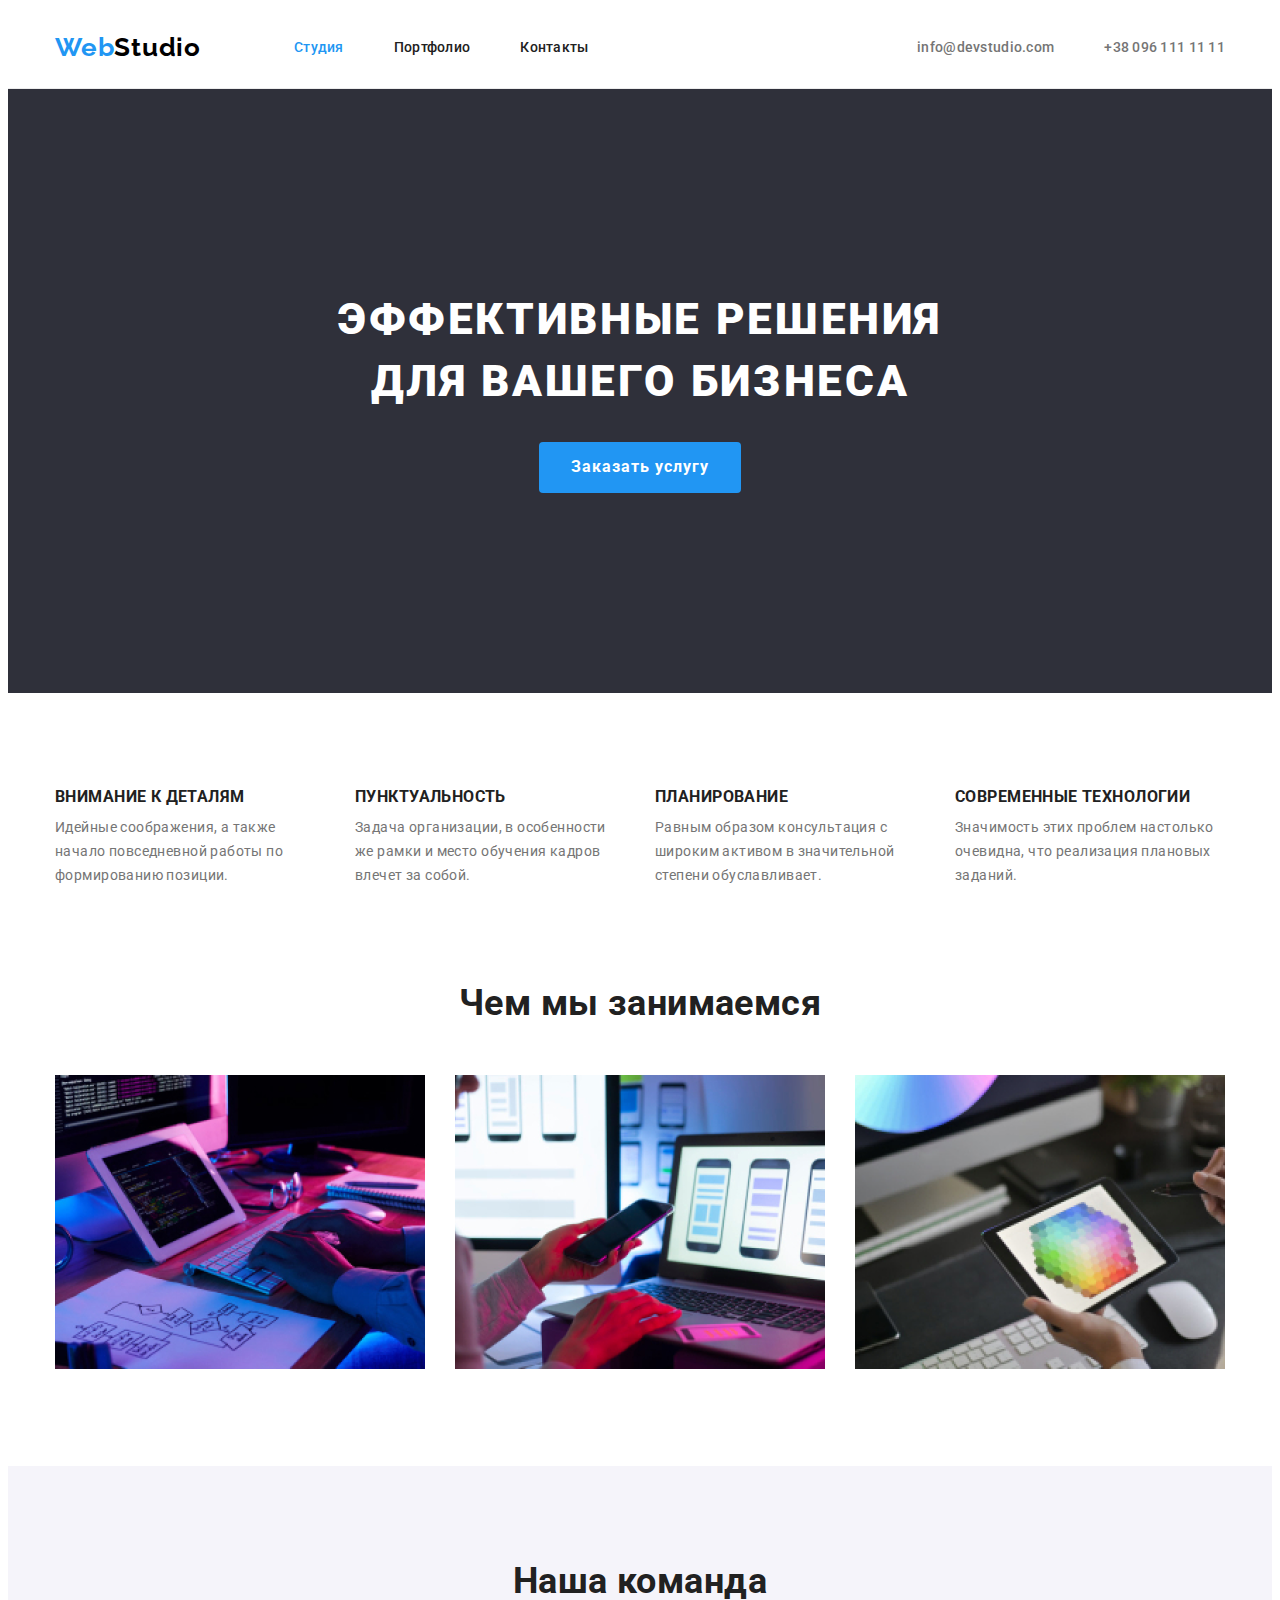
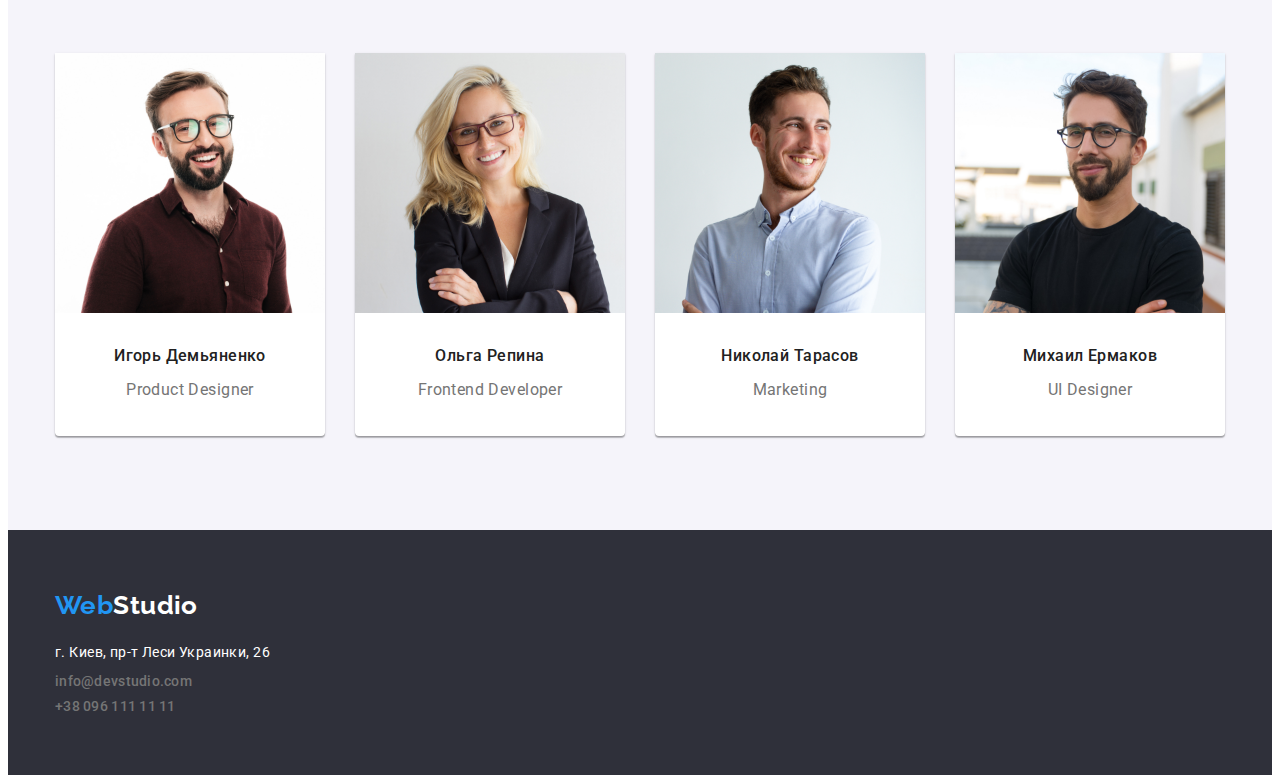
<file: index.html>
<!DOCTYPE html>
<html lang="ru">
<head>
    <meta charset="UTF-8">
    <meta http-equiv="X-UA-Compatible" content="IE=edge">
    <meta name="viewport" content="width=device-width, initial-scale=1.0">
    <title>WebStudio</title>

    <link rel="preconnect" href="https://fonts.googleapis.com">
    <link rel="preconnect" href="https://fonts.gstatic.com" crossorigin>
    <link href="https://fonts.googleapis.com/css2?family=Raleway:wght@700&family=Roboto:wght@400;500;700;900&display=swap"
        rel="stylesheet">

    <link rel="stylesheet" href="https://github.com/sindresorhus/modern-normalize/blob/main/modern-normalize.css">    

    <link rel="stylesheet" href="./css/styles.css">

    
</head>
<body>
    <!-- Header-->
    <header class="header">
        <div class="container">
            <nav class="main-nav">
                <a href="index.html" class="logo-link">
                    <span class="logo-link-web">Web</span><span class="logo-link-studio">Studio</span></a>
                <ul class="site-nav list">
                    <li class="item"><a href="./index.html" class="header-link current">Студия</a></li>
                    <li class="item"><a href="./portfolio.html" class="header-link">Портфолио</a></li>
                    <li class="item"><a href="" class="header-link">Контакты</a></li>
                </ul>
    
                <ul class="list contacts-nav">
                    <li class="item"><a href="mailto:info@devstudio.com" class="header-contacts">info@devstudio.com</a></li>
                    <li class="item"><a href="tel:+380961111111" class="header-contacts">+38 096 111 11 11</a></li>
                </ul>
            </nav>
        </div>
    </header>

    <!-- Main-->
    <main>
        <!-- Герой -->
        <section class="hero section">
            <div class="container">
                <h1 class="hero-tittle">Эффективные решения для вашего бизнеса</h1>
                
                <button type="button" class="hero-button">Заказать услугу</button>
            </div>

        </section>

        <!-- Преимущества -->
        <section class="section benefits-container">
                <div class="container">
                    <h2 class="benefits-h">Преимущества</h2>
                    <ul class="list benefits">
                        <li class="item">
                            <h3 class="benefits-tittle">Внимание к деталям</h3>
                            <p class="benefits-text">Идейные соображения, а также начало повседневной работы по формированию позиции.</p>
                        </li>
                        <li class="item">
                            <h3 class="benefits-tittle">Пунктуальность</h3>
                            <p class="benefits-text">Задача организации, в особенности же рамки и место обучения кадров влечет за собой.</p>
                        </li>
                        <li class="item">
                            <h3 class="benefits-tittle">Планирование</h3>
                            <p class="benefits-text">Равным образом консультация с широким активом в значительной степени обуславливает.</p>
                        </li>
                        <li class="item">
                            <h3 class="benefits-tittle">Современные технологии</h3>
                            <p class="benefits-text">Значимость этих проблем настолько очевидна, что реализация плановых заданий.</p>
                        </li>
                    </ul>
                </div>
        </section>
        
        <!-- Чем мы занимаемся -->
        <section class="section">
            <div class="container">
                    <h2 class="what-we-do-title">Чем мы занимаемся</h2>
                    <ul class="list what-we-do">
                        <li class="item">
                            <img src="./images/box-1.png" alt="box-1" width="370">
                        </li>
                        <li class="item">
                            <img src="./images/box-2.png" alt="box-2" width="370">
                        </li>
                        <li class="item">
                            <img src="./images/box-3.png" alt="box-3" width="370">
                        </li>
                    </ul>
            </div>
        </section>

        <!--Наша команда-->
        <section class="our-team-section section">
            <div class="container">
                <h2 class="our-team-title">Наша команда</h2>
                <ul class="list our-team">
                    <li class="item">
                        <img src="./images/team-card-1.jpg" alt="team-card-1" width="270">
                        <h3 class="our-team-fs-name">Игорь Демьяненко</h3>
                        <p class="our-team-profession">Product Designer</p>
                    </li>
                
                    <li class="item">
                        <img src="./images/team-card-2.jpg" alt="team-card-2" width="270">
                        <h3 class="our-team-fs-name">Ольга Репина</h3>
                        <p class="our-team-profession">Frontend Developer</p>
                
                    </li>
                
                    <li class="item">
                        <img src="./images/team-card-3.jpg" alt="team-card-3" width="270">
                        <h3 class="our-team-fs-name">Николай Тарасов</h3>
                        <p class="our-team-profession">Marketing</p>
                    </li>
                
                    <li class="item">
                        <img src="./images/team-card-4.jpg" alt="team-card-4" width="270">
                        <h3 class="our-team-fs-name">Михаил Ермаков</h3>
                        <p class="our-team-profession">UI Designer</p>
                    </li>
                </ul>
            </div>
        </section>

    </main>

    <!-- Footer-->
    <footer class="footer">
        <div class="container">
            <a href="index.html" class="footer-link"><span class="footer-link-web">Web</span><span
                    class="footer-link-studio">Studio</span></a>
            <address>
                <ul class="list footer-list">
                    <li class="footer-item">
                        <p class="footer-text">г. Киев, пр-т Леси Украинки, 26</p>
                    </li>
                    <li class="footer-item"><a href="mailto:info@devstudio.com" class="footer-contacts">info@devstudio.com</a></li>
                    <li class="footer-item"><a href="tel:+380961111111" class="footer-contacts">+38 096 111 11 11</a></li>
                </ul>
            </address>
        </div>
    </footer>

</body>
</html>
</file>
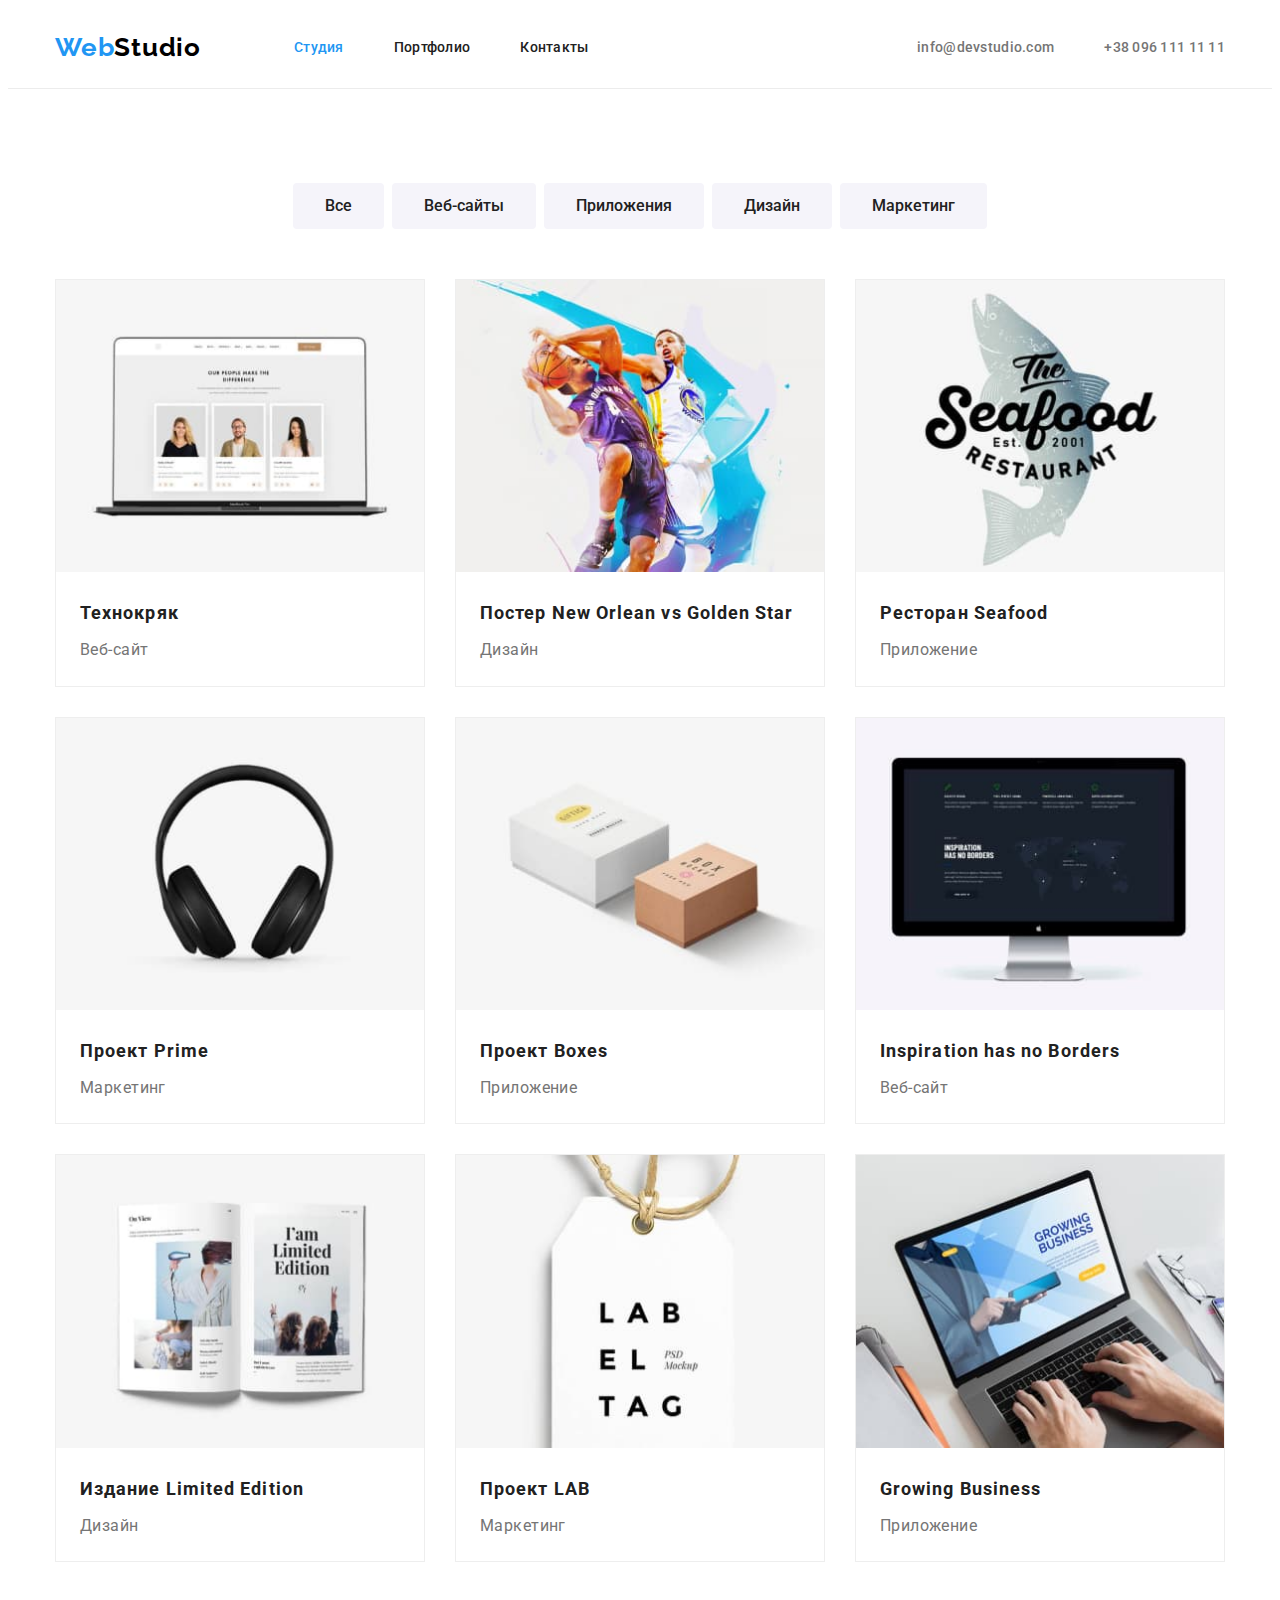
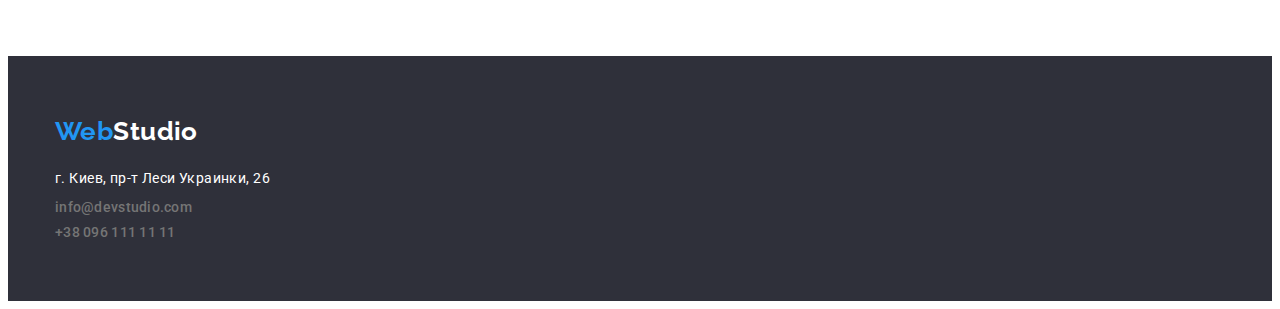
<file: portfolio.html>
<!DOCTYPE html>
<html lang="ru">
<head>
    <meta charset="UTF-8">
    <meta http-equiv="X-UA-Compatible" content="IE=edge">
    <meta name="viewport" content="width=device-width, initial-scale=1.0">
    <title>Portfolio</title>

    <link rel="preconnect" href="https://fonts.googleapis.com">
    <link rel="preconnect" href="https://fonts.gstatic.com" crossorigin>
    <link href="https://fonts.googleapis.com/css2?family=Raleway:wght@700&family=Roboto:wght@400;500;700;900&display=swap"
        rel="stylesheet">

    <link rel="stylesheet" href="https://github.com/sindresorhus/modern-normalize/blob/main/modern-normalize.css">
        
    <link rel="stylesheet" href="./css/styles.css">
</head>
<body>
<!-- Header-->
<header class="header">
    <div class="container">
        <nav class="main-nav">
        <a href="index.html" class="logo-link">
            <span class="logo-link-web">Web</span><span class="logo-link-studio">Studio</span></a>
        <ul class="site-nav list">
            <li class="item"><a href="./index.html" class="header-link current">Студия</a></li>
            <li class="item"><a href="./portfolio.html" class="header-link">Портфолио</a></li>
            <li class="item"><a href="" class="header-link">Контакты</a></li>
        </ul>

        <ul class="list contacts-nav">
            <li class="item"><a href="mailto:info@devstudio.com" class="header-contacts">info@devstudio.com</a></li>
            <li class="item"><a href="tel:+380961111111" class="header-contacts">+38 096 111 11 11</a></li>
        </ul>
    </nav>
    </div>
</header>

<!-- Main-->
<main>
    <!-- Фильтр на странице-->
    <section class="section">
            <div class="container">
                <h1 class="filter">Фильтр на странице</h1>
                <ul class="list filter-buttons">
                    <li class="item"><button type="button" class="button-portfolio">Все</button></li>
                    <li class="item"><button type="button" class="button-portfolio">Веб-сайты</button></li>
                    <li class="item"><button type="button" class="button-portfolio">Приложения</button></li>
                    <li class="item"><button type="button" class="button-portfolio">Дизайн</button></li>
                    <li class="item"><button type="button" class="button-portfolio">Маркетинг</button></li>
                </ul>
            </div>

    
    <!--Примеры работ-->
        <div class="container card-set-container">
            <ul class="list card-set">
                <li class="item">
                    <a href="" class="ex-works-link">
                        <img src="./images/img-project-1.jpg" alt="project1" width="370">
                        <div class="card-set-info">
                            <h2 class="ex-works-title">Технокряк</h2>
                            <p class="ex-works-text">Веб-сайт</p>
                        </div>
                    </a>
                </li>
            
                <li class="item">
                    <a href="" class="ex-works-link">
                        <img src="./images/img-project-2.jpg" alt="project2" width="370">
                        <div class="card-set-info">
                            <h2 class="ex-works-title">Постер New Orlean vs Golden Star</h2>
                            <p class="ex-works-text">Дизайн</p>
                        </div>
                    </a>
                </li>
            
                <li class="item">
                    <a href="" class="ex-works-link">
                        <img src="./images/img-project-3.jpg" alt="project3" width="370">
                        <div class="card-set-info">
                            <h2 class="ex-works-title">Ресторан Seafood</h2>
                        <p class="ex-works-text">Приложение</p>
                        </div>
                    </a>
                </li>
            
                <li class="item">
                    <a href="" class="ex-works-link">
                        <img src="./images/img-project-4.jpg" alt="project4" width="370">
                       <div class="card-set-info">
                            <h2 class="ex-works-title">Проект Prime</h2>
                        <p class="ex-works-text">Маркетинг</p>
                       </div>
                    </a>
                </li>
            
                <li class="item">
                    <a href="" class="ex-works-link">
                        <img src="./images/img-project-5.jpg" alt="project5" width="370">
                        <div class="card-set-info">
                            <h2 class="ex-works-title">Проект Boxes</h2>
                            <p class="ex-works-text">Приложение</p>
                        </div>
                    </a>
                </li>
            
                <li class="item">
                    <a href="" class="ex-works-link">
                        <img src="./images/img-project-6.jpg" alt="project6" width="370">
                      <div class="card-set-info">
                            <h2 class="ex-works-title">Inspiration has no Borders</h2>
                            <p class="ex-works-text">Веб-сайт</p>
                      </div>
                    </a>
                </li>
            
                <li class="item">
                    <a href="" class="ex-works-link">
                        <img src="./images/img-project-7.jpg" alt="project7" width="370">
                    <div class="card-set-info">
                            <h2 class="ex-works-title">Издание Limited Edition</h2>
                            <p class="ex-works-text">Дизайн</p>
                    </div>
                    </a>
                </li>
            
                <li class="item">
                    <a href="" class="ex-works-link">
                        <img src="./images/img-project-8.jpg" alt="project8" width="370">
                       <div class="card-set-info">
                            <h2 class="ex-works-title">Проект LAB</h2>
                            <p class="ex-works-text">Маркетинг</p>
                       </div>
                    </a>
                </li>
            
                <li class="item">
                    <a href="" class="ex-works-link">
                        <img src="./images/img-project-9.jpg" alt="project9" width="370">
                        <div class="card-set-info">
                            <h2 class="ex-works-title">Growing Business</h2>
                            <p class="ex-works-text">Приложение</p>
                        </div>
                    </a>
                </li>
            </ul>
        </div>
    </section>
</main>

    <!-- Footer-->
    <footer class="footer">
        <div class="container">
            <a href="index.html" class="footer-link"><span class="footer-link-web">Web</span><span
                    class="footer-link-studio">Studio</span></a>
            <address>
                <ul class="list footer-list">
                    <li class="footer-item">
                        <p class="footer-text">г. Киев, пр-т Леси Украинки, 26</p>
                    </li>
                    <li class="footer-item"><a href="mailto:info@devstudio.com"
                            class="footer-contacts">info@devstudio.com</a></li>
                    <li class="footer-item"><a href="tel:+380961111111" class="footer-contacts">+38 096 111 11 11</a></li>
                </ul>
            </address>
        </div>
    </footer>
    
</body>
</html>
</file>
<file: css/styles.css>
/*  
Цвет основого текста #212121
Цвет вторичного текста #757575
акцент #2196F3
белый #FFFFFF
вторичный фон #F5F4FA
*/

:root {
  --primary-text-color: #212121;
  --secondary-text-color: #757575;
  --accent-color: #2196f3;
  --white-color: #ffffff;
  --secondary-bg-color: #f5f4fa;
  --main-bg-color: #e0e0e0;
  --black-color: #000000;
  --header-border-color: #ececec;
  --card-border-color: #eeeeee;
  --hero-bg-color: #2f303a;
}

body {
  font-family: "Roboto", sans-serif;

  background-color: var(--white-color);
  color: var(--primary-text-color);
  font-weight: 700;
  font-size: 14px;
  letter-spacing: 0.03em;
}
.list {
  list-style: none;
  padding: 0;
  margin: 0;
}
* {
  box-sizing: border-box;
}
/* Button*/
button {
  border: transparent;
  font-family: inherit;
  cursor: pointer;
  border-radius: 4px;
  padding: 10px 32px;
  text-align: center;
}
h1,
h2,
h3,
h4,
h5,
h6,
p {
  margin: 0px;
  padding: 0px;
}
img {
  display: blok;
  max-width: 100%;
  height: auto;
}
.section {
  padding-top: 94px;
  padding-bottom: 94px;
}
.container {
  margin-left: auto;
  margin-right: auto;
  width: 1200px;
  padding-left: 15px;
  padding-right: 15px;
}

/* Header */
.header {
  padding-top: 24px;
  padding-bottom: 25px;
  border-bottom: 1px solid var(--header-border-color);
}

.logo-link {
  font-family: Raleway;
  font-style: normal;
  font-weight: 700;
  color: var(--black-color);
  text-decoration: none;
  font-size: 26px;
  line-height: 1.2;
  letter-spacing: 0.03em;
}
.logo-link-web {
  color: var(--accent-color);
}
.logo-link-studio {
  color: var(--black-color);
}
.main-nav {
  display: flex;
  align-items: center;
  border-color: var(--white-color);
}
.site-nav {
  display: flex;
  margin-left: 93px;
}
.site-nav .current {
  color: var(--accent-color);
}
.site-nav .item + .item {
  margin-left: 50px;
}
.contacts-nav {
  display: flex;
  margin-left: auto;
}
.contacts-nav .item + .item {
  margin-left: 50px;
}
.header-link {
  color: var(--primary-text-color);
  text-decoration: none;
  font-weight: 500;
  line-height: 1.14;
  letter-spacing: 0.02em;
}
.header-link:hover,
.header-link:focus {
  color: var(--accent-color);
}
.header-contacts {
  color: var(--secondary-text-color);
  text-decoration: none;
  font-style: normal;
  font-weight: 500;
  line-height: 1.14;
  letter-spacing: 0.02em;
}
.header-contacts:hover,
.header-contacts:focus {
  color: var(--accent-color);
}

/* Main index*/

.hero {
  padding-top: 200px;
  padding-bottom: 200px;
  text-align: center;
  background-color: var(--hero-bg-color);
}
.hero-tittle {
  max-width: 696px;
  margin-top: 0px;
  margin-bottom: 30px;
  margin-left: auto;
  margin-right: auto;

  font-weight: 900;
  font-size: 44px;
  line-height: 1.4;

  letter-spacing: 0.06em;
  text-transform: uppercase;
  color: var(--white-color);
}
.hero-button {
  font-weight: 700;
  font-size: 16px;
  line-height: 1.9;
  letter-spacing: 0.06em;
  color: var(--white-color);
  background-color: var(--accent-color);
  text-align: center;
}
.hero-button:focus {
  color: var(--primary-text-color);
  background-color: var(--secondary-bg-color);
}

/* Преимущества */
.benefits-container {
  padding-bottom: 0px;
}
.benefits {
  display: flex;
  justify-content: space-between;
}
.benefits-h {
  position: absolute;
  width: 1px;
  height: 1px;
  margin: -1px;
  padding: 0;
  overflow: hidden;
  border: 0;
  clip: rect(0 0 0 0);
}

.benefits-tittle {
  margin-bottom: 10px;
  line-height: 1.2;
  text-transform: uppercase;
}
.benefits-text {
  width: 270px;
  margin-top: 0px;

  font-weight: 400;
  line-height: 1.7;
  color: var(--secondary-text-color);
}

/* Чем мы занимаемся */

.what-we-do-title {
  margin-top: 0px;
  margin-bottom: 50px;

  font-weight: 700;
  font-size: 36px;
  line-height: 1.2;
  text-align: center;
  color: var(--primary-text-color);
}
.what-we-do {
  margin-top: 0px;
  display: flex;
  justify-content: center;
}
.what-we-do .item + .item {
  margin-left: 30px;
}

/* Наша команда */
.our-team-section {
  background-color: var(--secondary-bg-color);
}

.our-team-title {
  margin-top: 0px;
  margin-bottom: 50px;

  font-weight: 700;
  font-size: 36px;
  line-height: 1.2;
  text-align: center;
  color: var(--primary-text-color);
}
.our-team {
  margin-top: 0px;
  justify-content: center;

  display: flex;
  align-items: center;
}
.our-team .item + .item {
  margin-left: 30px;
}
.our-team .item {
  background-color: var(--white-color);
  box-shadow: 0px 1px 3px rgba(0, 0, 0, 0.12), 0px 1px 1px rgba(0, 0, 0, 0.14),
    0px 2px 1px rgba(0, 0, 0, 0.2);
  border-radius: 0px 0px 4px 4px;
}

.our-team-fs-name {
  margin-top: 30px;
  margin-bottom: 10px;

  font-weight: 500;
  font-size: 16px;
  line-height: 1.2;
  text-align: center;
  color: var(--primary-text-color);
}
.our-team-profession {
  margin-bottom: 30px;

  font-weight: 400;
  font-size: 16px;
  line-height: 1.9;
  text-align: center;
  color: var(--secondary-text-color);
}

/* Portfolio page*/

.filter-buttons {
  display: flex;
  margin-bottom: 50px;
  justify-content: center;
}
.filter-buttons .item + .item {
  margin-left: 8px;
}

.button-portfolio {
  font-weight: 500;
  font-size: 16px;
  line-height: 1.6;
  text-align: center;
  color: var(--primary-text-color);
  background-color: var(--secondary-bg-color);
}
.button-portfolio:hover,
.button-portfolio:focus {
  color: var(--white-color);
  background-color: var(--accent-color);
}
.filter {
  display: none;
}
.card-set-container {
  margin-top: 34px;
}
.card-set {
  display: flex;
  /* Делаем Flex-контейнет многострочным */
  flex-wrap: wrap;
  /* Компенсируем маржины элементов */
  margin-left: -30px;
  margin-top: -30px;
  list-style: none;
}
.card-set .item {
  /* Задаём всем элементам маржины слева и сверху */
  margin-left: 30px;
  margin-top: 30px;
  width: 370px;
  /*  Задаём ширину элементов  */
  flex-basis: calc((100% - 90px) / 3);
  background-color: var(--white-color);
  border: 1px solid var(--card-border-color);
  /* box-shadow: 0px 2px 1px -1px rgba(0, 0, 0, 0.2),
    0px 1px 1px 0px rgba(0, 0, 0, 0.14), 0px 1px 3px 0px rgba(0, 0, 0, 0.12); */
}
.card-set-info {
  padding-top: 20px;
  padding-bottom: 20px;
  padding-left: 24px;
}
.ex-works-title {
  margin-bottom: 4px;
  font-weight: 700;
  font-size: 18px;
  line-height: 2;
  letter-spacing: 0.06em;
}
.ex-works-text {
  font-weight: 400;
  font-size: 16px;
  line-height: 1.9;
  color: var(--secondary-text-color);
}
.ex-works-link {
  text-decoration: none;
  color: var(--primary-text-color);
}

/* Footer*/

.footer {
  background-color: #2f303a;
  padding-top: 60px;
  padding-bottom: 60px;
}

.footer-link {
  display: block;
  margin-bottom: 20px;

  font-family: Raleway;
  font-weight: 700;
  color: var(--black-color);
  text-decoration: none;
  font-size: 26px;
  line-height: 1.2;
}
.footer-link-web {
  color: var(--accent-color);
}
.footer-link-studio {
  color: var(--white-color);
}
.footer-text {
  margin-top: 0;
  margin-bottom: 0;
  font-style: normal;
  font-weight: 400;
  line-height: 1.7;
  color: var(--white-color);
}
.footer-contacts {
  display: block;

  color: var(--secondary-text-color);
  text-decoration: none;
  font-style: normal;
  font-weight: 500;
  line-height: 1.14;
  letter-spacing: 0.02em;
}
.footer-item {
  margin-bottom: 9px;
}
.footer-item:nth-last-child(-n + 1) {
  margin-bottom: 0px;
}
.footer-contacts:hover,
.footer-contacts:focus {
  color: var(--white-color);
}
</file>
